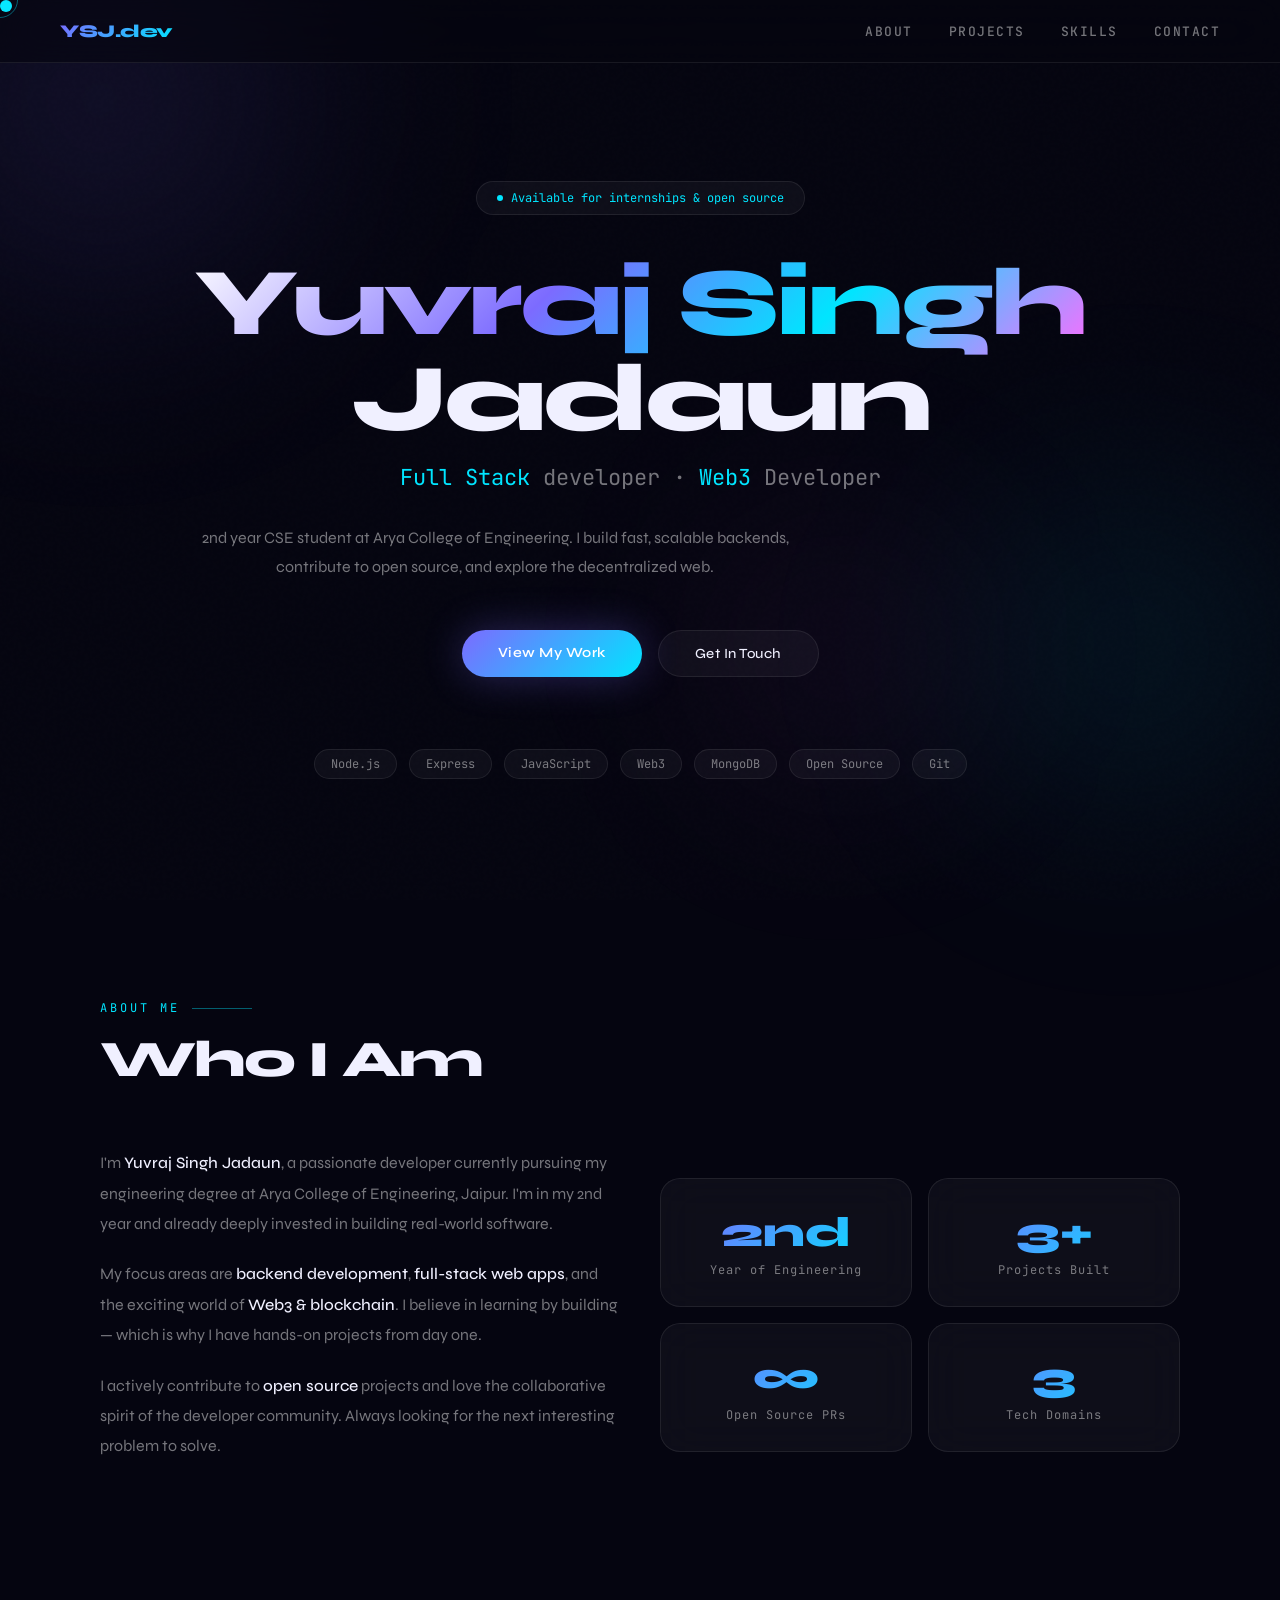
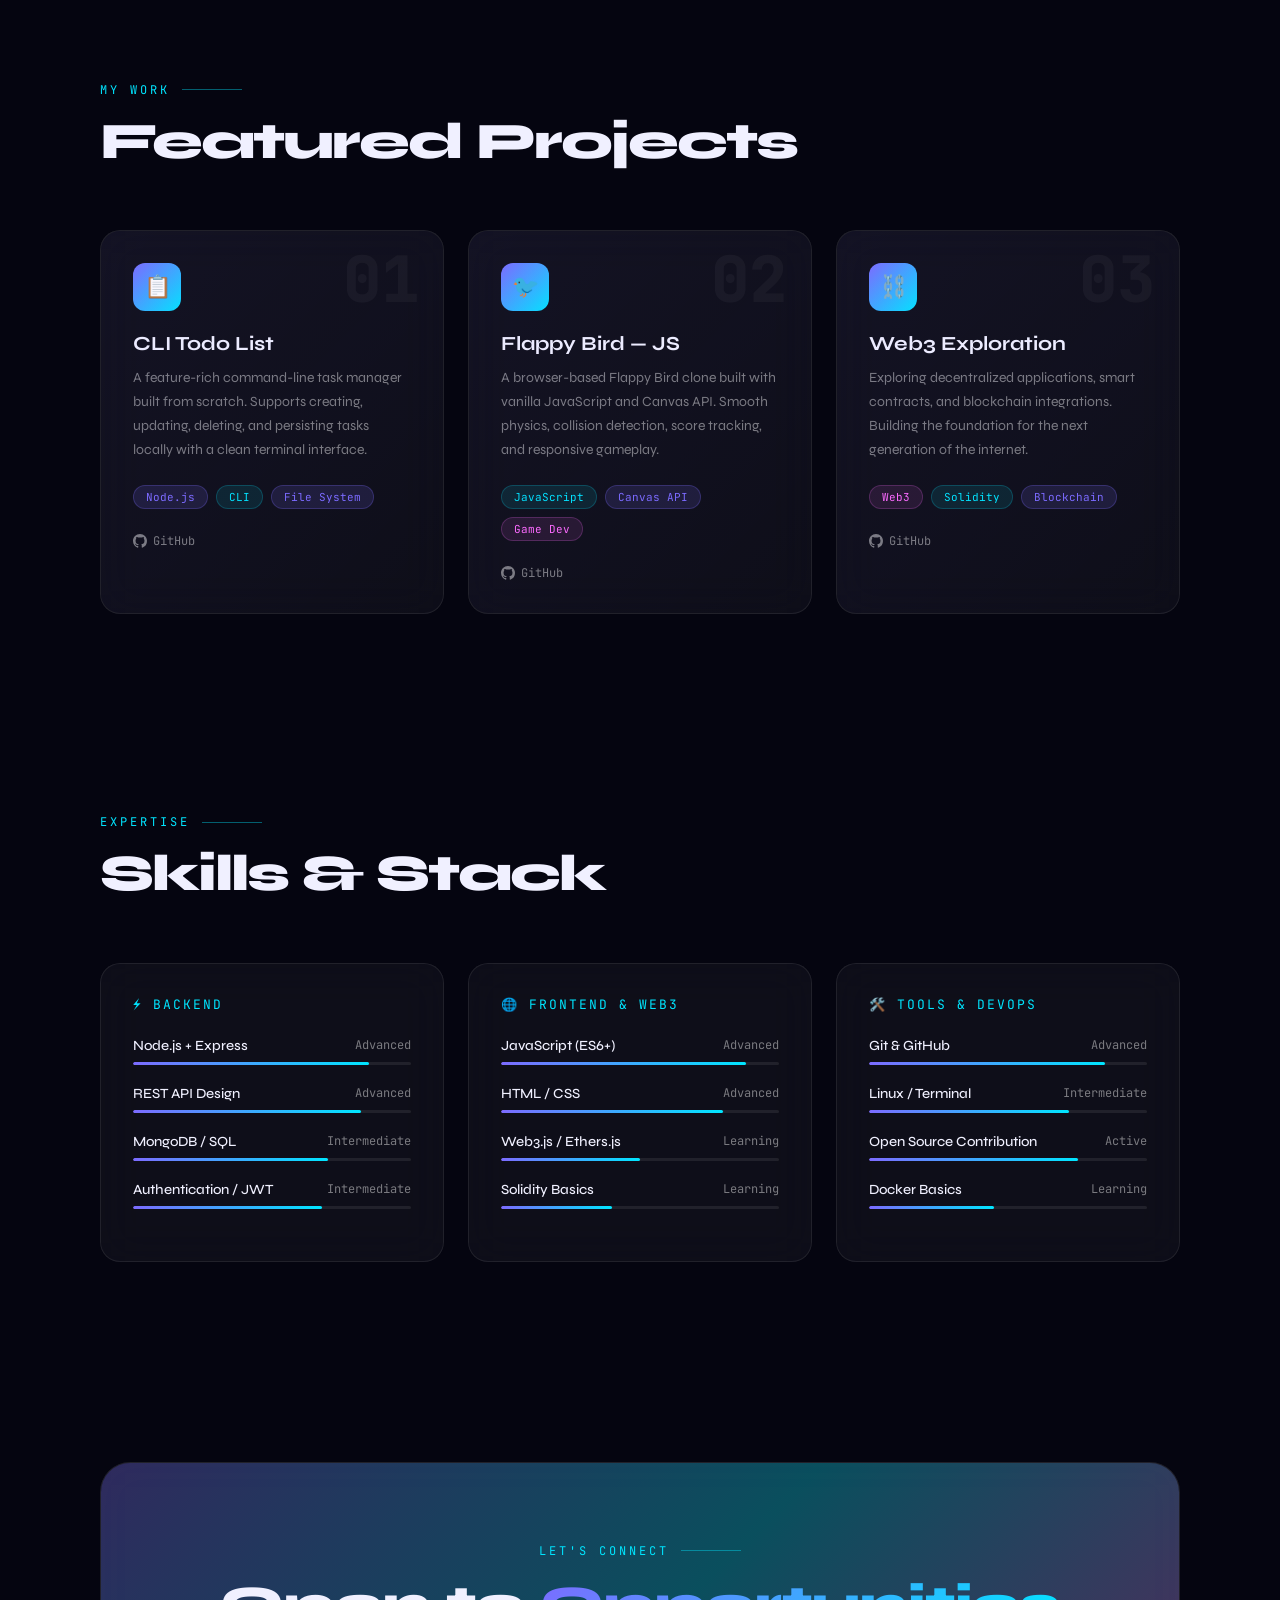
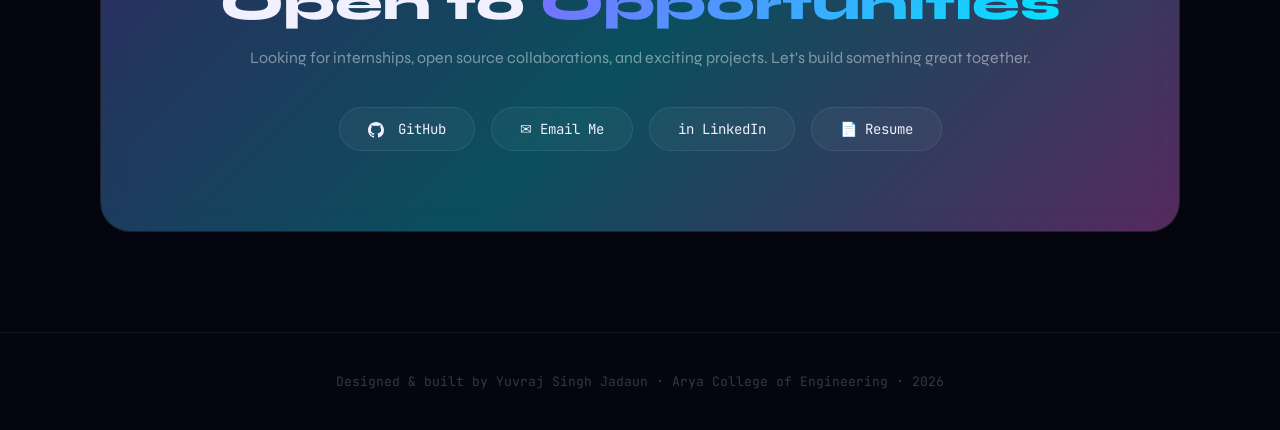
<file: yuvraj-portfolio.html>
<!DOCTYPE html>
<html lang="en">
<head>
<meta charset="UTF-8">
<meta name="viewport" content="width=device-width, initial-scale=1.0">
<title>Yuvraj Singh Jadaun — Developer Portfolio</title>
<link href="https://fonts.googleapis.com/css2?family=Syne:wght@400;500;600;700;800&family=JetBrains+Mono:wght@300;400;500&display=swap" rel="stylesheet">
<style>
  *, *::before, *::after { margin: 0; padding: 0; box-sizing: border-box; }

  :root {
    --bg: #050510;
    --bg2: #0a0a1a;
    --accent1: #7c6bff;
    --accent2: #00e5ff;
    --accent3: #ff6bff;
    --glass: rgba(255,255,255,0.04);
    --glass-border: rgba(255,255,255,0.08);
    --text: #f0f0ff;
    --muted: rgba(255,255,255,0.45);
    --font-head: 'Syne', sans-serif;
    --font-mono: 'JetBrains Mono', monospace;
  }

  html { scroll-behavior: smooth; }

  body {
    background: var(--bg);
    color: var(--text);
    font-family: var(--font-head);
    overflow-x: hidden;
    cursor: none;
  }

  /* Custom cursor */
  #cursor {
    width: 12px; height: 12px;
    background: var(--accent2);
    border-radius: 50%;
    position: fixed; top: 0; left: 0;
    pointer-events: none;
    z-index: 9999;
    transition: transform 0.15s ease;
    mix-blend-mode: screen;
  }
  #cursor-ring {
    width: 36px; height: 36px;
    border: 1px solid rgba(0,229,255,0.4);
    border-radius: 50%;
    position: fixed; top: 0; left: 0;
    pointer-events: none;
    z-index: 9998;
    transition: transform 0.4s ease, width 0.3s, height 0.3s, opacity 0.3s;
  }

  /* Noise texture */
  body::before {
    content: '';
    position: fixed; inset: 0;
    background-image: url("data:image/svg+xml,%3Csvg viewBox='0 0 256 256' xmlns='http://www.w3.org/2000/svg'%3E%3Cfilter id='noise'%3E%3CfeTurbulence type='fractalNoise' baseFrequency='0.9' numOctaves='4' stitchTiles='stitch'/%3E%3C/filter%3E%3Crect width='100%25' height='100%25' filter='url(%23noise)' opacity='0.03'/%3E%3C/svg%3E");
    pointer-events: none; z-index: 1; opacity: 0.4;
  }

  /* Animated background orbs */
  .orb {
    position: fixed; border-radius: 50%;
    filter: blur(100px); pointer-events: none; z-index: 0;
  }
  .orb1 { width: 600px; height: 600px; background: radial-gradient(circle, rgba(124,107,255,0.15), transparent 70%); top: -200px; left: -200px; animation: orb1 20s ease-in-out infinite alternate; }
  .orb2 { width: 500px; height: 500px; background: radial-gradient(circle, rgba(0,229,255,0.1), transparent 70%); bottom: 0; right: -100px; animation: orb2 18s ease-in-out infinite alternate; }
  .orb3 { width: 400px; height: 400px; background: radial-gradient(circle, rgba(255,107,255,0.08), transparent 70%); top: 50%; left: 50%; animation: orb3 25s ease-in-out infinite alternate; }

  @keyframes orb1 { to { transform: translate(150px, 200px); } }
  @keyframes orb2 { to { transform: translate(-150px, -150px); } }
  @keyframes orb3 { to { transform: translate(-200px, 100px); } }

  /* Navigation */
  nav {
    position: fixed; top: 0; left: 0; right: 0;
    z-index: 100;
    padding: 20px 60px;
    display: flex; justify-content: space-between; align-items: center;
    background: rgba(5,5,16,0.6);
    backdrop-filter: blur(20px);
    border-bottom: 1px solid var(--glass-border);
  }
  .nav-logo {
    font-size: 18px; font-weight: 800;
    background: linear-gradient(135deg, var(--accent1), var(--accent2));
    -webkit-background-clip: text; background-clip: text; -webkit-text-fill-color: transparent;
    letter-spacing: -0.5px;
  }
  .nav-links { display: flex; gap: 36px; }
  .nav-links a {
    text-decoration: none; color: var(--muted);
    font-size: 13px; font-weight: 500; letter-spacing: 1.5px;
    text-transform: uppercase; font-family: var(--font-mono);
    transition: color 0.3s;
  }
  .nav-links a:hover { color: var(--accent2); }

  /* Hero */
  #hero {
    min-height: 100vh;
    display: flex; align-items: center; justify-content: center;
    flex-direction: column;
    text-align: center;
    padding: 120px 40px 80px;
    position: relative; z-index: 2;
  }

  .hero-badge {
    display: inline-flex; align-items: center; gap: 8px;
    background: var(--glass); border: 1px solid var(--glass-border);
    padding: 8px 20px; border-radius: 100px;
    font-size: 12px; font-family: var(--font-mono); color: var(--accent2);
    margin-bottom: 40px;
    animation: fadeDown 0.8s ease both;
  }
  .hero-badge span { width: 6px; height: 6px; background: var(--accent2); border-radius: 50%; animation: pulse 2s infinite; }

  @keyframes pulse { 0%,100% { opacity: 1; } 50% { opacity: 0.3; } }

  h1.hero-name {
    font-size: clamp(52px, 8vw, 96px);
    font-weight: 800; line-height: 1;
    letter-spacing: -3px;
    margin-bottom: 16px;
    animation: fadeUp 0.9s ease 0.1s both;
  }

  .name-gradient {
    background: linear-gradient(135deg, #fff 0%, var(--accent1) 40%, var(--accent2) 70%, var(--accent3) 100%);
    -webkit-background-clip: text; -webkit-text-fill-color: transparent;
  }

  .hero-title {
    font-size: clamp(16px, 2.5vw, 22px);
    color: var(--muted); font-weight: 400;
    margin-bottom: 32px;
    font-family: var(--font-mono);
    animation: fadeUp 0.9s ease 0.2s both;
  }

  .hero-title .highlight {
    color: var(--accent2);
    -webkit-text-fill-color: var(--accent2);
  }

  .hero-description {
    max-width: 600px; font-size: 16px;
    color: var(--muted); line-height: 1.8;
    margin-bottom: 48px;
    animation: fadeUp 0.9s ease 0.3s both;
  }

  .hero-ctas {
    display: flex; gap: 16px; flex-wrap: wrap; justify-content: center;
    animation: fadeUp 0.9s ease 0.4s both;
  }

  .btn-primary {
    padding: 14px 36px; border-radius: 100px;
    background: linear-gradient(135deg, var(--accent1), var(--accent2));
    color: #fff; font-size: 14px; font-weight: 600;
    text-decoration: none; letter-spacing: 0.5px;
    transition: transform 0.2s, box-shadow 0.2s;
    box-shadow: 0 0 40px rgba(124,107,255,0.3);
  }
  .btn-primary:hover { transform: translateY(-2px); box-shadow: 0 0 60px rgba(124,107,255,0.5); }

  .btn-secondary {
    padding: 14px 36px; border-radius: 100px;
    background: var(--glass); border: 1px solid var(--glass-border);
    color: var(--text); font-size: 14px; font-weight: 500;
    text-decoration: none; letter-spacing: 0.5px;
    backdrop-filter: blur(10px);
    transition: transform 0.2s, border-color 0.2s;
  }
  .btn-secondary:hover { transform: translateY(-2px); border-color: var(--accent2); }

  /* Floating tech badges in hero */
  .floating-badges {
    margin-top: 72px; display: flex; gap: 12px; flex-wrap: wrap; justify-content: center;
    animation: fadeUp 0.9s ease 0.5s both;
  }
  .tech-badge {
    padding: 6px 16px;
    background: var(--glass); border: 1px solid var(--glass-border);
    border-radius: 100px; font-size: 12px; font-family: var(--font-mono);
    color: var(--muted);
    animation: float var(--dur, 4s) ease-in-out infinite alternate;
  }
  @keyframes float { to { transform: translateY(-6px); } }

  /* Sections */
  section { position: relative; z-index: 2; padding: 100px 60px; max-width: 1200px; margin: 0 auto; }

  .section-label {
    font-family: var(--font-mono); font-size: 12px; color: var(--accent2);
    letter-spacing: 3px; text-transform: uppercase;
    margin-bottom: 16px; display: flex; align-items: center; gap: 12px;
  }
  .section-label::after { content: ''; flex: 1; max-width: 60px; height: 1px; background: var(--accent2); opacity: 0.4; }

  .section-title {
    font-size: clamp(32px, 4vw, 52px); font-weight: 800;
    letter-spacing: -2px; margin-bottom: 60px;
    line-height: 1.1;
  }

  /* Glass cards */
  .glass-card {
    background: var(--glass);
    border: 1px solid var(--glass-border);
    border-radius: 20px;
    backdrop-filter: blur(20px);
    transition: transform 0.3s ease, border-color 0.3s ease, box-shadow 0.3s ease;
  }
  .glass-card:hover {
    transform: translateY(-6px) scale(1.01);
    border-color: rgba(124,107,255,0.3);
    box-shadow: 0 20px 60px rgba(124,107,255,0.15);
  }

  /* Projects */
  .projects-grid { display: grid; grid-template-columns: repeat(auto-fit, minmax(320px, 1fr)); gap: 24px; }

  .project-card {
    padding: 32px;
    position: relative; overflow: hidden;
  }
  .project-card::before {
    content: '';
    position: absolute; inset: 0;
    background: linear-gradient(135deg, rgba(124,107,255,0.05), transparent);
    pointer-events: none;
  }
  .project-number {
    font-size: 64px; font-weight: 800; color: rgba(255,255,255,0.04);
    position: absolute; top: 16px; right: 24px;
    font-family: var(--font-mono); line-height: 1;
  }
  .project-icon {
    width: 48px; height: 48px; border-radius: 12px;
    background: linear-gradient(135deg, var(--accent1), var(--accent2));
    display: flex; align-items: center; justify-content: center;
    font-size: 22px; margin-bottom: 20px;
  }
  .project-name { font-size: 20px; font-weight: 700; margin-bottom: 10px; }
  .project-desc { font-size: 14px; color: var(--muted); line-height: 1.7; margin-bottom: 24px; }
  .project-tags { display: flex; gap: 8px; flex-wrap: wrap; margin-bottom: 24px; }
  .tag {
    padding: 4px 12px; border-radius: 100px;
    font-size: 11px; font-family: var(--font-mono);
    background: rgba(124,107,255,0.15); border: 1px solid rgba(124,107,255,0.25);
    color: var(--accent1);
  }
  .tag.cyan { background: rgba(0,229,255,0.1); border-color: rgba(0,229,255,0.2); color: var(--accent2); }
  .tag.pink { background: rgba(255,107,255,0.1); border-color: rgba(255,107,255,0.2); color: var(--accent3); }
  .project-links { display: flex; gap: 12px; }
  .project-link {
    font-size: 12px; font-family: var(--font-mono); color: var(--muted);
    text-decoration: none; display: flex; align-items: center; gap: 6px;
    transition: color 0.2s;
  }
  .project-link:hover { color: var(--accent2); }

  /* Skills */
  .skills-container { display: grid; grid-template-columns: repeat(auto-fit, minmax(280px, 1fr)); gap: 24px; }

  .skill-group { padding: 32px; }
  .skill-group-title {
    font-size: 13px; font-family: var(--font-mono); color: var(--accent2);
    letter-spacing: 2px; text-transform: uppercase; margin-bottom: 24px;
    display: flex; align-items: center; gap: 8px;
  }
  .skill-item {
    margin-bottom: 20px;
  }
  .skill-name-row { display: flex; justify-content: space-between; margin-bottom: 8px; }
  .skill-name { font-size: 14px; font-weight: 500; }
  .skill-level { font-size: 12px; font-family: var(--font-mono); color: var(--muted); }
  .skill-bar { height: 3px; background: rgba(255,255,255,0.08); border-radius: 100px; overflow: hidden; }
  .skill-fill {
    height: 100%; border-radius: 100px;
    background: linear-gradient(90deg, var(--accent1), var(--accent2));
    transform: scaleX(0); transform-origin: left;
    transition: transform 1.2s cubic-bezier(0.4, 0, 0.2, 1);
  }
  .skill-fill.animated { transform: scaleX(1); }

  /* About */
  .about-grid { display: grid; grid-template-columns: 1fr 1fr; gap: 40px; align-items: center; }
  .about-text p { font-size: 16px; color: var(--muted); line-height: 1.9; margin-bottom: 20px; }
  .about-text .em { color: var(--text); font-weight: 500; }

  .about-stats { display: grid; grid-template-columns: 1fr 1fr; gap: 16px; }
  .stat-card { padding: 28px; text-align: center; }
  .stat-num { font-size: 42px; font-weight: 800; background: linear-gradient(135deg, var(--accent1), var(--accent2)); -webkit-background-clip: text; -webkit-text-fill-color: transparent; }
  .stat-label { font-size: 12px; color: var(--muted); font-family: var(--font-mono); letter-spacing: 1px; margin-top: 4px; }

  /* Contact */
  .contact-inner {
    text-align: center; padding: 80px 40px;
    background: var(--glass); border: 1px solid var(--glass-border);
    border-radius: 30px; backdrop-filter: blur(20px);
    position: relative; overflow: hidden;
  }
  .contact-inner::before {
    content: '';
    position: absolute; inset: -2px;
    background: linear-gradient(135deg, var(--accent1), var(--accent2), var(--accent3));
    border-radius: 30px; z-index: -1; opacity: 0.3;
  }
  .contact-title { font-size: clamp(28px, 4vw, 48px); font-weight: 800; margin-bottom: 16px; }
  .contact-sub { font-size: 16px; color: var(--muted); margin-bottom: 40px; }
  .contact-links { display: flex; gap: 16px; justify-content: center; flex-wrap: wrap; }
  .contact-link {
    padding: 12px 28px; border-radius: 100px;
    background: var(--glass); border: 1px solid var(--glass-border);
    color: var(--text); font-size: 14px; font-family: var(--font-mono);
    text-decoration: none;
    transition: transform 0.2s, background 0.2s;
  }
  .contact-link:hover { transform: translateY(-2px); background: rgba(124,107,255,0.2); }

  /* Footer */
  footer {
    position: relative; z-index: 2;
    text-align: center; padding: 40px;
    font-size: 13px; font-family: var(--font-mono);
    color: rgba(255,255,255,0.2);
    border-top: 1px solid var(--glass-border);
  }

  /* Scroll reveal */
  .reveal { opacity: 0; transform: translateY(30px); transition: opacity 0.8s ease, transform 0.8s ease; }
  .reveal.visible { opacity: 1; transform: translateY(0); }

  /* Animations */
  @keyframes fadeUp { from { opacity: 0; transform: translateY(20px); } to { opacity: 1; transform: translateY(0); } }
  @keyframes fadeDown { from { opacity: 0; transform: translateY(-10px); } to { opacity: 1; transform: translateY(0); } }

  /* Scrollbar */
  ::-webkit-scrollbar { width: 4px; }
  ::-webkit-scrollbar-track { background: var(--bg); }
  ::-webkit-scrollbar-thumb { background: var(--accent1); border-radius: 2px; }

  @media (max-width: 768px) {
    nav { padding: 16px 24px; }
    .nav-links { display: none; }
    section { padding: 80px 24px; }
    .about-grid { grid-template-columns: 1fr; }
    h1.hero-name { letter-spacing: -2px; }
  }

  /* 3D tilt effect */
  .tilt { transform-style: preserve-3d; perspective: 1000px; }
</style>
</head>
<body>

<div id="cursor"></div>
<div id="cursor-ring"></div>

<div class="orb orb1"></div>
<div class="orb orb2"></div>
<div class="orb orb3"></div>

<!-- Navigation -->
<nav>
  <div class="nav-logo">YSJ.dev</div>
  <div class="nav-links">
    <a href="#about">About</a>
    <a href="#projects">Projects</a>
    <a href="#skills">Skills</a>
    <a href="#contact">Contact</a>
  </div>
</nav>

<!-- Hero -->
<section id="hero" style="max-width:100%; padding:0;">
  <div style="position:relative;z-index:2;text-align:center;padding:140px 40px 80px;">
    <div class="hero-badge">
      <span></span> Available for internships & open source
    </div>
    <h1 class="hero-name">
      <span class="name-gradient">Yuvraj Singh</span><br>Jadaun
    </h1>
    <p class="hero-title">
      <span class="highlight">Full Stack </span> developer · <span class="highlight">Web3</span> Developer
    </p>
    <p class="hero-description">
      2nd year CSE student at Arya College of Engineering. I build fast, scalable backends, contribute to open source, and explore the decentralized web.
    </p>
    <div class="hero-ctas">
      <a href="#projects" class="btn-primary">View My Work</a>
      <a href="#contact" class="btn-secondary">Get In Touch</a>
    </div>
    <div class="floating-badges">
      <span class="tech-badge" style="--dur:3.5s">Node.js</span>
      <span class="tech-badge" style="--dur:4.2s">Express</span>
      <span class="tech-badge" style="--dur:3.8s">JavaScript</span>
      <span class="tech-badge" style="--dur:5s">Web3</span>
      <span class="tech-badge" style="--dur:4.5s">MongoDB</span>
      <span class="tech-badge" style="--dur:3.2s">Open Source</span>
      <span class="tech-badge" style="--dur:4.8s">Git</span>
    </div>
  </div>
</section>

<!-- About -->
<section id="about">
  <div class="section-label">About me</div>
  <div class="section-title">Who I Am</div>
  <div class="about-grid">
    <div class="about-text reveal">
      <p>I'm <span class="em">Yuvraj Singh Jadaun</span>, a passionate developer currently pursuing my engineering degree at Arya College of Engineering, Jaipur. I'm in my 2nd year and already deeply invested in building real-world software.</p>
      <p>My focus areas are <span class="em">backend development</span>, <span class="em">full-stack web apps</span>, and the exciting world of <span class="em">Web3 & blockchain</span>. I believe in learning by building — which is why I have hands-on projects from day one.</p>
      <p>I actively contribute to <span class="em">open source</span> projects and love the collaborative spirit of the developer community. Always looking for the next interesting problem to solve.</p>
    </div>
    <div class="about-stats reveal">
      <div class="stat-card glass-card">
        <div class="stat-num">2nd</div>
        <div class="stat-label">Year of Engineering</div>
      </div>
      <div class="stat-card glass-card">
        <div class="stat-num">3+</div>
        <div class="stat-label">Projects Built</div>
      </div>
      <div class="stat-card glass-card">
        <div class="stat-num">∞</div>
        <div class="stat-label">Open Source PRs</div>
      </div>
      <div class="stat-card glass-card">
        <div class="stat-num">3</div>
        <div class="stat-label">Tech Domains</div>
      </div>
    </div>
  </div>
</section>

<!-- Projects -->
<section id="projects">
  <div class="section-label">My Work</div>
  <div class="section-title">Featured Projects</div>
  <div class="projects-grid">

    <div class="glass-card project-card tilt reveal">
      <div class="project-number">01</div>
      <div class="project-icon">📋</div>
      <div class="project-name">CLI Todo List</div>
      <div class="project-desc">A feature-rich command-line task manager built from scratch. Supports creating, updating, deleting, and persisting tasks locally with a clean terminal interface.</div>
      <div class="project-tags">
        <span class="tag">Node.js</span>
        <span class="tag cyan">CLI</span>
        <span class="tag">File System</span>
      </div>
      <div class="project-links">
        <a href="https://github.com/yuvrajsingjadaun" class="project-link" target="_blank">
          <svg width="14" height="14" fill="currentColor" viewBox="0 0 24 24"><path d="M12 0C5.37 0 0 5.37 0 12c0 5.31 3.435 9.795 8.205 11.385.6.105.825-.255.825-.57 0-.285-.015-1.23-.015-2.235-3.015.555-3.795-.735-4.035-1.41-.135-.345-.72-1.41-1.23-1.695-.42-.225-1.02-.78-.015-.795.945-.015 1.62.87 1.845 1.23 1.08 1.815 2.805 1.305 3.495.99.105-.78.42-1.305.765-1.605-2.67-.3-5.46-1.335-5.46-5.925 0-1.305.465-2.385 1.23-3.225-.12-.3-.54-1.53.12-3.18 0 0 1.005-.315 3.3 1.23.96-.27 1.98-.405 3-.405s2.04.135 3 .405c2.295-1.56 3.3-1.23 3.3-1.23.66 1.65.24 2.88.12 3.18.765.84 1.23 1.905 1.23 3.225 0 4.605-2.805 5.625-5.475 5.925.435.375.81 1.095.81 2.22 0 1.605-.015 2.895-.015 3.3 0 .315.225.69.825.57A12.02 12.02 0 0 0 24 12c0-6.63-5.37-12-12-12z"/></svg>
          GitHub
        </a>
      </div>
    </div>

    <div class="glass-card project-card tilt reveal" style="transition-delay:0.1s">
      <div class="project-number">02</div>
      <div class="project-icon">🐦</div>
      <div class="project-name">Flappy Bird — JS</div>
      <div class="project-desc">A browser-based Flappy Bird clone built with vanilla JavaScript and Canvas API. Smooth physics, collision detection, score tracking, and responsive gameplay.</div>
      <div class="project-tags">
        <span class="tag cyan">JavaScript</span>
        <span class="tag">Canvas API</span>
        <span class="tag pink">Game Dev</span>
      </div>
      <div class="project-links">
        <a href="https://github.com/yuvrajsingjadaun" class="project-link" target="_blank">
          <svg width="14" height="14" fill="currentColor" viewBox="0 0 24 24"><path d="M12 0C5.37 0 0 5.37 0 12c0 5.31 3.435 9.795 8.205 11.385.6.105.825-.255.825-.57 0-.285-.015-1.23-.015-2.235-3.015.555-3.795-.735-4.035-1.41-.135-.345-.72-1.41-1.23-1.695-.42-.225-1.02-.78-.015-.795.945-.015 1.62.87 1.845 1.23 1.08 1.815 2.805 1.305 3.495.99.105-.78.42-1.305.765-1.605-2.67-.3-5.46-1.335-5.46-5.925 0-1.305.465-2.385 1.23-3.225-.12-.3-.54-1.53.12-3.18 0 0 1.005-.315 3.3 1.23.96-.27 1.98-.405 3-.405s2.04.135 3 .405c2.295-1.56 3.3-1.23 3.3-1.23.66 1.65.24 2.88.12 3.18.765.84 1.23 1.905 1.23 3.225 0 4.605-2.805 5.625-5.475 5.925.435.375.81 1.095.81 2.22 0 1.605-.015 2.895-.015 3.3 0 .315.225.69.825.57A12.02 12.02 0 0 0 24 12c0-6.63-5.37-12-12-12z"/></svg>
          GitHub
        </a>
      </div>
    </div>

    <div class="glass-card project-card tilt reveal" style="transition-delay:0.2s">
      <div class="project-number">03</div>
      <div class="project-icon">⛓️</div>
      <div class="project-name">Web3 Exploration</div>
      <div class="project-desc">Exploring decentralized applications, smart contracts, and blockchain integrations. Building the foundation for the next generation of the internet.</div>
      <div class="project-tags">
        <span class="tag pink">Web3</span>
        <span class="tag cyan">Solidity</span>
        <span class="tag">Blockchain</span>
      </div>
      <div class="project-links">
        <a href="https://github.com/yuvrajsingjadaun" class="project-link" target="_blank">
          <svg width="14" height="14" fill="currentColor" viewBox="0 0 24 24"><path d="M12 0C5.37 0 0 5.37 0 12c0 5.31 3.435 9.795 8.205 11.385.6.105.825-.255.825-.57 0-.285-.015-1.23-.015-2.235-3.015.555-3.795-.735-4.035-1.41-.135-.345-.72-1.41-1.23-1.695-.42-.225-1.02-.78-.015-.795.945-.015 1.62.87 1.845 1.23 1.08 1.815 2.805 1.305 3.495.99.105-.78.42-1.305.765-1.605-2.67-.3-5.46-1.335-5.46-5.925 0-1.305.465-2.385 1.23-3.225-.12-.3-.54-1.53.12-3.18 0 0 1.005-.315 3.3 1.23.96-.27 1.98-.405 3-.405s2.04.135 3 .405c2.295-1.56 3.3-1.23 3.3-1.23.66 1.65.24 2.88.12 3.18.765.84 1.23 1.905 1.23 3.225 0 4.605-2.805 5.625-5.475 5.925.435.375.81 1.095.81 2.22 0 1.605-.015 2.895-.015 3.3 0 .315.225.69.825.57A12.02 12.02 0 0 0 24 12c0-6.63-5.37-12-12-12z"/></svg>
          GitHub
        </a>
      </div>
    </div>

  </div>
</section>

<!-- Skills -->
<section id="skills">
  <div class="section-label">Expertise</div>
  <div class="section-title">Skills & Stack</div>
  <div class="skills-container">

    <div class="glass-card skill-group reveal">
      <div class="skill-group-title">⚡ Backend</div>
      <div class="skill-item">
        <div class="skill-name-row"><span class="skill-name">Node.js + Express</span><span class="skill-level">Advanced</span></div>
        <div class="skill-bar"><div class="skill-fill" style="width:85%"></div></div>
      </div>
      <div class="skill-item">
        <div class="skill-name-row"><span class="skill-name">REST API Design</span><span class="skill-level">Advanced</span></div>
        <div class="skill-bar"><div class="skill-fill" style="width:82%"></div></div>
      </div>
      <div class="skill-item">
        <div class="skill-name-row"><span class="skill-name">MongoDB / SQL</span><span class="skill-level">Intermediate</span></div>
        <div class="skill-bar"><div class="skill-fill" style="width:70%"></div></div>
      </div>
      <div class="skill-item">
        <div class="skill-name-row"><span class="skill-name">Authentication / JWT</span><span class="skill-level">Intermediate</span></div>
        <div class="skill-bar"><div class="skill-fill" style="width:68%"></div></div>
      </div>
    </div>

    <div class="glass-card skill-group reveal" style="transition-delay:0.1s">
      <div class="skill-group-title">🌐 Frontend & Web3</div>
      <div class="skill-item">
        <div class="skill-name-row"><span class="skill-name">JavaScript (ES6+)</span><span class="skill-level">Advanced</span></div>
        <div class="skill-bar"><div class="skill-fill" style="width:88%"></div></div>
      </div>
      <div class="skill-item">
        <div class="skill-name-row"><span class="skill-name">HTML / CSS</span><span class="skill-level">Advanced</span></div>
        <div class="skill-bar"><div class="skill-fill" style="width:80%"></div></div>
      </div>
      <div class="skill-item">
        <div class="skill-name-row"><span class="skill-name">Web3.js / Ethers.js</span><span class="skill-level">Learning</span></div>
        <div class="skill-bar"><div class="skill-fill" style="width:50%"></div></div>
      </div>
      <div class="skill-item">
        <div class="skill-name-row"><span class="skill-name">Solidity Basics</span><span class="skill-level">Learning</span></div>
        <div class="skill-bar"><div class="skill-fill" style="width:40%"></div></div>
      </div>
    </div>

    <div class="glass-card skill-group reveal" style="transition-delay:0.2s">
      <div class="skill-group-title">🛠️ Tools & DevOps</div>
      <div class="skill-item">
        <div class="skill-name-row"><span class="skill-name">Git & GitHub</span><span class="skill-level">Advanced</span></div>
        <div class="skill-bar"><div class="skill-fill" style="width:85%"></div></div>
      </div>
      <div class="skill-item">
        <div class="skill-name-row"><span class="skill-name">Linux / Terminal</span><span class="skill-level">Intermediate</span></div>
        <div class="skill-bar"><div class="skill-fill" style="width:72%"></div></div>
      </div>
      <div class="skill-item">
        <div class="skill-name-row"><span class="skill-name">Open Source Contribution</span><span class="skill-level">Active</span></div>
        <div class="skill-bar"><div class="skill-fill" style="width:75%"></div></div>
      </div>
      <div class="skill-item">
        <div class="skill-name-row"><span class="skill-name">Docker Basics</span><span class="skill-level">Learning</span></div>
        <div class="skill-bar"><div class="skill-fill" style="width:45%"></div></div>
      </div>
    </div>

  </div>
</section>

<!-- Contact -->
<section id="contact">
  <div class="contact-inner reveal">
    <div class="section-label" style="justify-content:center">Let's connect</div>
    <div class="contact-title">Open to <span style="background:linear-gradient(135deg,var(--accent1),var(--accent2));-webkit-background-clip:text;-webkit-text-fill-color:transparent">Opportunities</span></div>
    <p class="contact-sub">Looking for internships, open source collaborations, and exciting projects. Let's build something great together.</p>
    <div class="contact-links">
      <a href="https://github.com/yuvrajsingjadaun" class="contact-link" target="_blank">
        <svg width="16" height="16" fill="currentColor" viewBox="0 0 24 24" style="display:inline;vertical-align:middle;margin-right:6px"><path d="M12 0C5.37 0 0 5.37 0 12c0 5.31 3.435 9.795 8.205 11.385.6.105.825-.255.825-.57 0-.285-.015-1.23-.015-2.235-3.015.555-3.795-.735-4.035-1.41-.135-.345-.72-1.41-1.23-1.695-.42-.225-1.02-.78-.015-.795.945-.015 1.62.87 1.845 1.23 1.08 1.815 2.805 1.305 3.495.99.105-.78.42-1.305.765-1.605-2.67-.3-5.46-1.335-5.46-5.925 0-1.305.465-2.385 1.23-3.225-.12-.3-.54-1.53.12-3.18 0 0 1.005-.315 3.3 1.23.96-.27 1.98-.405 3-.405s2.04.135 3 .405c2.295-1.56 3.3-1.23 3.3-1.23.66 1.65.24 2.88.12 3.18.765.84 1.23 1.905 1.23 3.225 0 4.605-2.805 5.625-5.475 5.925.435.375.81 1.095.81 2.22 0 1.605-.015 2.895-.015 3.3 0 .315.225.69.825.57A12.02 12.02 0 0 0 24 12c0-6.63-5.37-12-12-12z"/></svg>
        GitHub
      </a>
      <a href="mailto:yuvrajsinghjadaun0786@gmail.com" class="contact-link">✉ Email Me</a>
      <a href="https://www.linkedin.com/in/yuvraj-singh-jadaun-a90424281/" class="contact-link" target="_blank">in LinkedIn</a>
      <a href="#" class="contact-link">📄 Resume</a>
    </div>
  </div>
</section>

<footer>
  <p>Designed & built by Yuvraj Singh Jadaun · Arya College of Engineering · 2026</p>
</footer>

<script>
  // Custom cursor
  const cursor = document.getElementById('cursor');
  const ring = document.getElementById('cursor-ring');
  let mx = 0, my = 0, rx = 0, ry = 0;
  document.addEventListener('mousemove', e => { mx = e.clientX; my = e.clientY; cursor.style.transform = `translate(${mx-6}px, ${my-6}px)`; });
  function animateRing() { rx += (mx - rx) * 0.12; ry += (my - ry) * 0.12; ring.style.transform = `translate(${rx-18}px, ${ry-18}px)`; requestAnimationFrame(animateRing); }
  animateRing();
  document.querySelectorAll('a, button, .glass-card').forEach(el => {
    el.addEventListener('mouseenter', () => { ring.style.width='60px'; ring.style.height='60px'; ring.style.opacity='0.5'; });
    el.addEventListener('mouseleave', () => { ring.style.width='36px'; ring.style.height='36px'; ring.style.opacity='1'; });
  });

  // Scroll reveal
  const revealEls = document.querySelectorAll('.reveal');
  const observer = new IntersectionObserver((entries) => {
    entries.forEach(el => { if (el.isIntersecting) { el.target.classList.add('visible'); } });
  }, { threshold: 0.15 });
  revealEls.forEach(el => observer.observe(el));

  // Skill bar animation
  const skillObserver = new IntersectionObserver((entries) => {
    entries.forEach(entry => {
      if (entry.isIntersecting) {
        entry.target.querySelectorAll('.skill-fill').forEach(fill => fill.classList.add('animated'));
      }
    });
  }, { threshold: 0.3 });
  document.querySelectorAll('.skill-group').forEach(el => skillObserver.observe(el));

  // 3D tilt on project cards
  document.querySelectorAll('.tilt').forEach(card => {
    card.addEventListener('mousemove', e => {
      const rect = card.getBoundingClientRect();
      const x = e.clientX - rect.left - rect.width / 2;
      const y = e.clientY - rect.top - rect.height / 2;
      card.style.transform = `perspective(600px) rotateX(${-y/30}deg) rotateY(${x/30}deg) translateY(-6px) scale(1.01)`;
    });
    card.addEventListener('mouseleave', () => { card.style.transform = ''; });
  });
</script>
</body>
</html>
</file>
